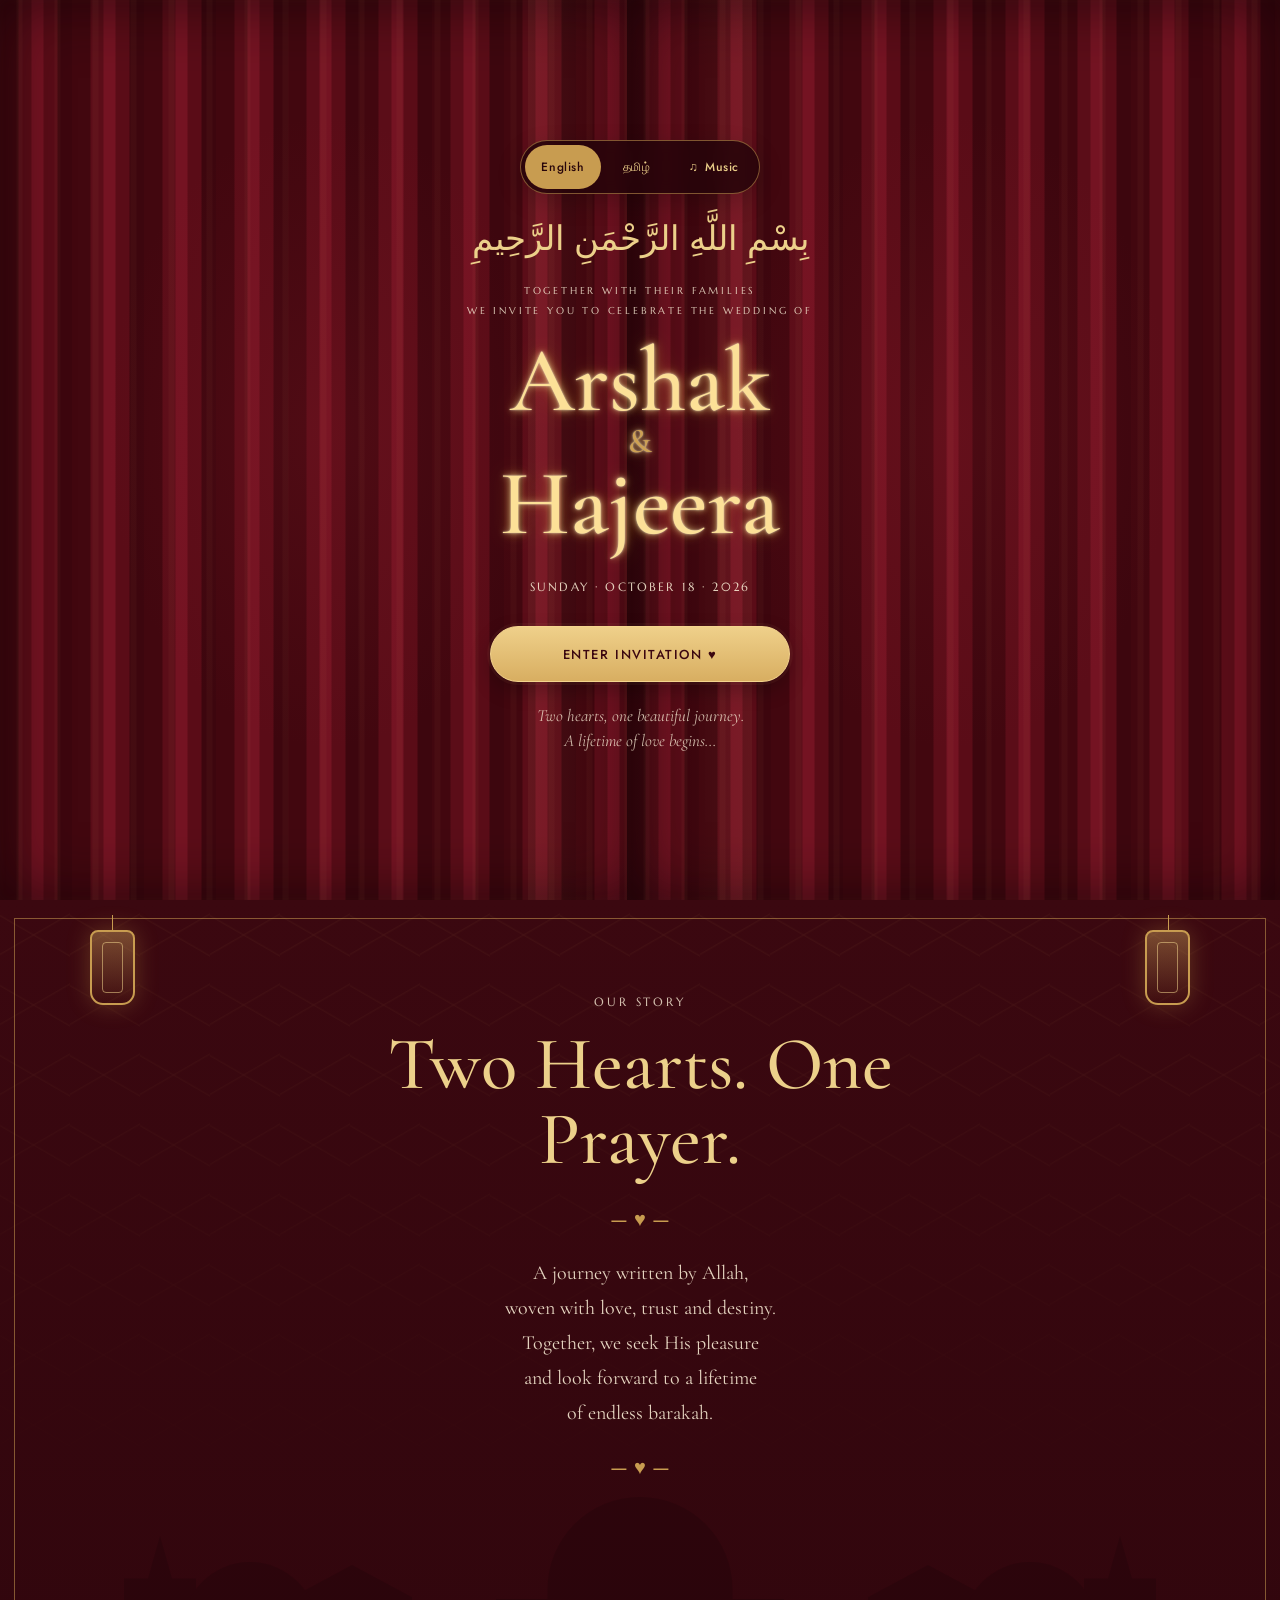
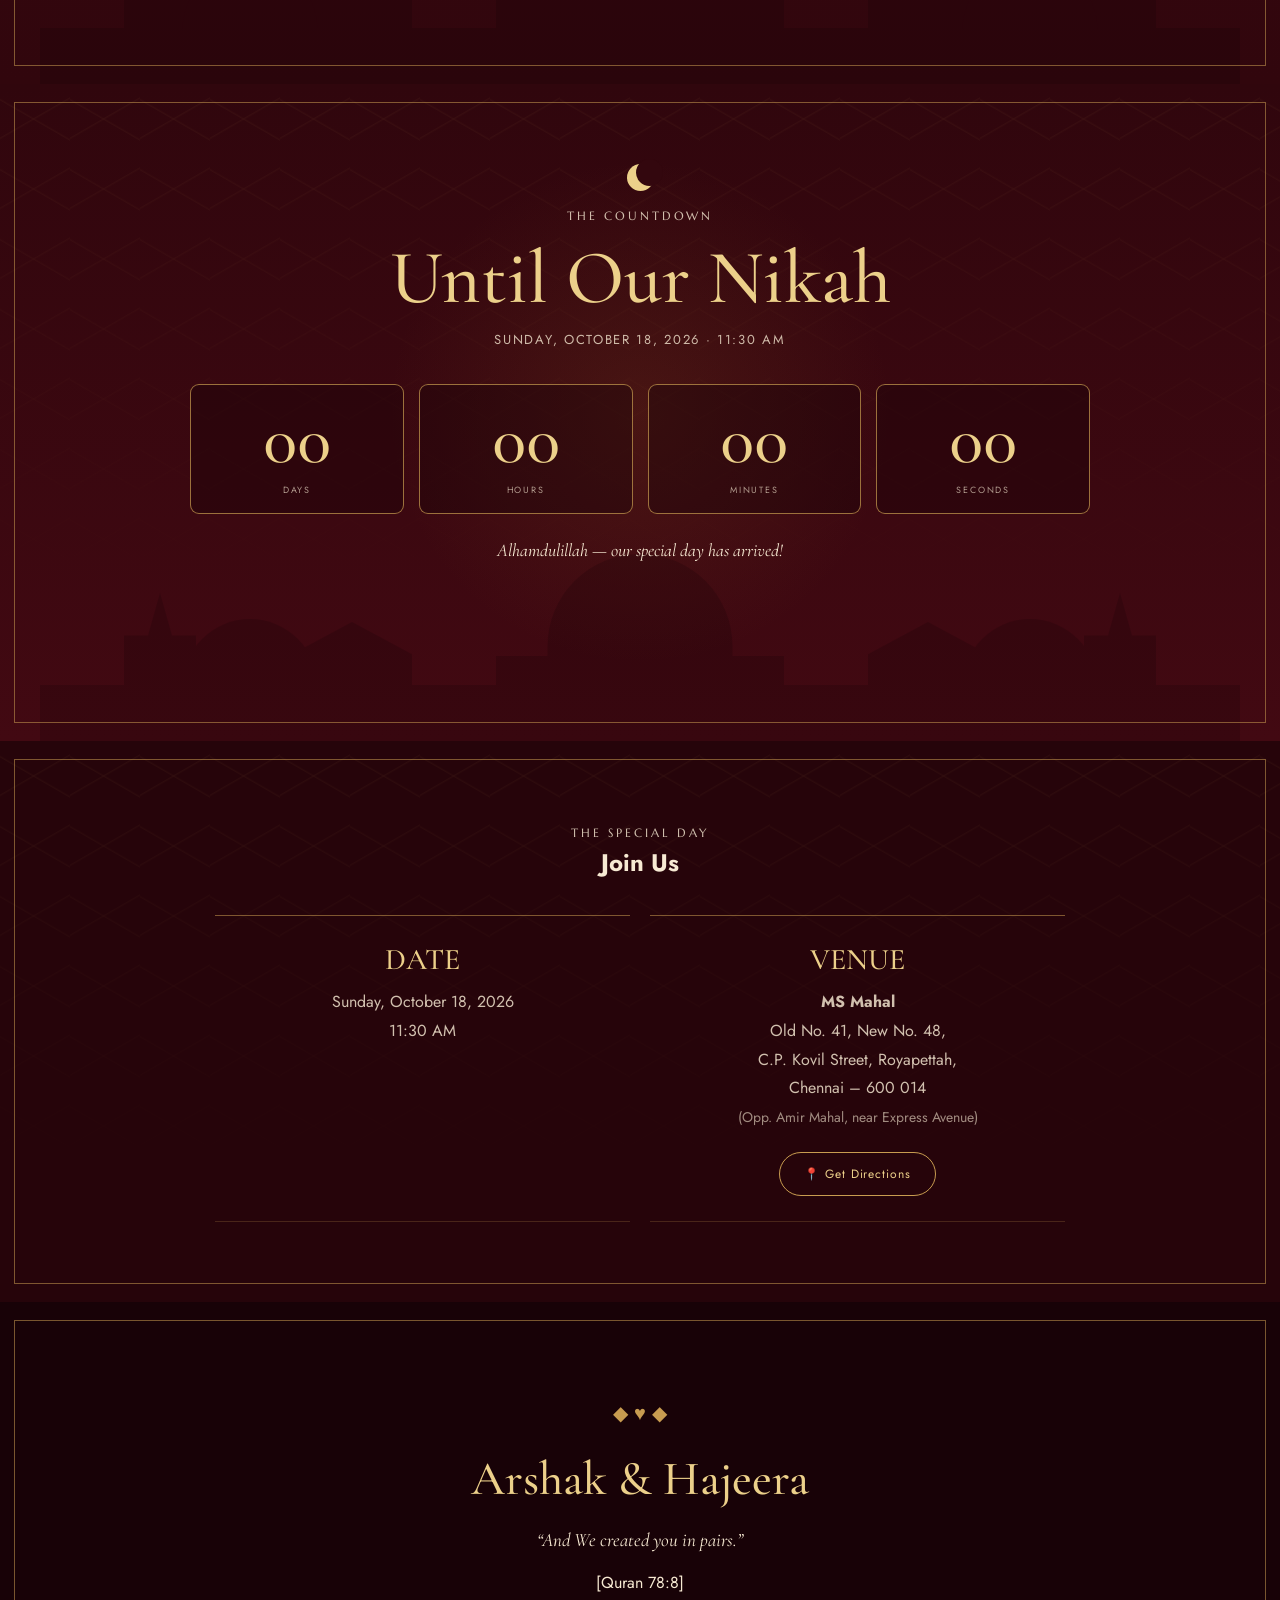
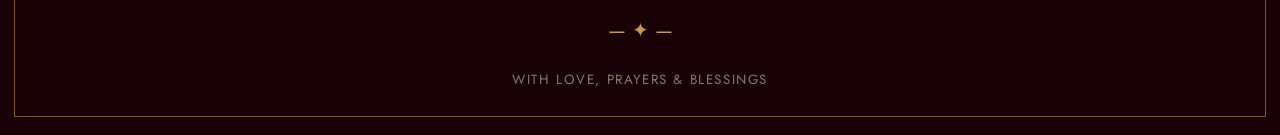
<file: index.html>
<!DOCTYPE html>
<html lang="en">
<head>
<meta charset="UTF-8">
<meta name="viewport" content="width=device-width, initial-scale=1.0">
<title>Arsh ❤️ Haji | Wedding Invitation</title>
<link rel="stylesheet" href="style.css">
</head>

<body>

<!-- Curtain opener overlay. The invitation below is unchanged. -->
<section id="curtain-opener" aria-label="Wedding invitation opening">
  <div class="curtain-panel left" aria-hidden="true"></div>
  <div class="curtain-panel right" aria-hidden="true"></div>
  <div class="curtain-particles" id="curtain-particles" aria-hidden="true"></div>
  <span class="opener-star s1" aria-hidden="true"></span>
  <span class="opener-star s2" aria-hidden="true"></span>
  <span class="opener-star s3" aria-hidden="true"></span>
  <span class="opener-star s4" aria-hidden="true"></span>
  <span class="opener-star s5" aria-hidden="true"></span>
  <div class="opener-center">

    <div class="curtain-gate-controls" aria-label="Invitation options">
      <div class="gate-language" role="group" aria-label="Language">
        <button type="button" id="gateEnglish" class="gate-option active" aria-pressed="true">English</button>
        <button type="button" id="gateTamil" class="gate-option" aria-pressed="false">தமிழ்</button>
      </div>
      <button type="button" id="gateMusic" class="gate-music"
              aria-pressed="false"
              aria-label="Play Remo music"
              title="Play music">
        <span class="gate-music-icon" aria-hidden="true">♫</span>
        <span class="gate-music-label">Music</span>
      </button>
    </div>
    <div class="opener-arabic" aria-hidden="true">بِسْمِ اللَّهِ الرَّحْمَنِ الرَّحِيمِ</div>
    <div class="opener-kicker">Together with their families<br>We invite you to celebrate the wedding of</div>
    <div class="opener-names">Arshak<div class="opener-amp">&amp;</div>Hajeera</div>
    <div class="opener-date">SUNDAY · OCTOBER 18 · 2026</div>
    <button type="button" class="enter-invitation" id="enter-invitation">ENTER INVITATION ♥</button>
    <div class="opener-note">Two hearts, one beautiful journey.<br>A lifetime of love begins...</div>
  </div>
</section>

<div class="language-switcher" aria-label="Language selection">
  <button type="button" id="langEnglish" class="active" aria-pressed="true">English</button>
  <button type="button" id="langTamil" aria-pressed="false">தமிழ்</button>
    <button type="button" id="musicToggle" class="music-toggle"
            aria-pressed="false" aria-label="Play Remo music" title="Play music">
      <span class="music-icon" aria-hidden="true">♫</span>
      <span id="musicLabel">Music</span>
    </button>
</div>
<div class="particles" id="particles" aria-hidden="true"></div>

<main class="page">

<!-- HERO / OPENING -->
<section class="section hero" id="home">
  <div class="pattern"></div>
  <div class="border"></div>
  <div class="lantern left"></div>
  <div class="lantern right"></div>
  <div class="mosque"></div>

  <div class="content">
    <div class="arabic">بِسْمِ اللَّهِ الرَّحْمَنِ الرَّحِيمِ</div>
    <div class="kicker" data-i18n="heroKicker">WITH THE BLESSINGS OF ALLAH<br>WE INVITE YOU TO CELEBRATE THE WEDDING OF</div>

    <div class="names" data-i18n="arshak">Arshak</div>
    <div class="amp">&amp;</div>
    <div class="names" data-i18n="hajeera">Hajeera</div>

    <div class="ornament">— ◆ ♥ ◆ —</div>
    <div class="hero-date" data-i18n="heroDate">SUNDAY, OCTOBER 18, 2026 · 11:30 AM</div>
    <div class="scroll" data-i18n="scroll">↓ &nbsp; SCROLL TO EXPLORE &nbsp; ↓</div>
  </div>
</section>

<!-- OUR STORY -->
<section class="section story" id="story">
  <div class="pattern"></div>
  <div class="border"></div>
  <div class="lantern left"></div>
  <div class="lantern right"></div>
  <div class="mosque"></div>

  <div class="content">
    <div class="kicker" data-i18n="storyKicker">OUR STORY</div>
    <h2 class="story-title" data-i18n="storyTitle">Two Hearts. One Prayer.</h2>
    <div class="ornament">— ♥ —</div>
    <p class="story-text" data-i18n="storyText">
      A journey written by Allah,<br>
      woven with love, trust and destiny.<br>
      Together, we seek His pleasure<br>
      and look forward to a lifetime<br>
      of endless barakah.
    </p>
    <div class="ornament">— ♥ —</div>
  </div>
</section>

<!-- COUNTDOWN -->
<section class="section countdown" id="countdown">
  <div class="pattern"></div>
  <div class="border"></div>
  <div class="mosque"></div>

  <div class="content">
    <div class="moon" aria-hidden="true"></div>
    <div class="kicker" data-i18n="countKicker">THE COUNTDOWN</div>
    <h2 class="count-title" data-i18n="countTitle">Until Our Nikah</h2>
    <div class="count-date" data-i18n="countDate">SUNDAY, OCTOBER 18, 2026 · 11:30 AM</div>

    <div class="timer" role="timer" aria-label="Countdown to the wedding">
      <div class="timer-card"><span class="number" id="days">00</span><span class="label" data-i18n="daysLabel">Days</span></div>
      <div class="timer-card"><span class="number" id="hours">00</span><span class="label" data-i18n="hoursLabel">Hours</span></div>
      <div class="timer-card"><span class="number" id="minutes">00</span><span class="label" data-i18n="minutesLabel">Minutes</span></div>
      <div class="timer-card"><span class="number" id="seconds">00</span><span class="label" data-i18n="secondsLabel">Seconds</span></div>
    </div>

    <p class="note" id="countNote" data-i18n="countNote">Counting down to the beginning of our beautiful journey together</p>
  </div>
</section>

<!-- EVENT DETAILS -->
<section class="section details" id="details">
  <div class="pattern"></div>
  <div class="border"></div>

  <div class="content">
    <div class="kicker" data-i18n="specialKicker">THE SPECIAL DAY</div>
    <h2 class="section-title" data-i18n="joinUs">Join Us</h2>

    <div class="detail-grid">
      <div class="detail">
        <h3 data-i18n="dateHeading">DATE</h3>
        <p>
          <span data-i18n="eventDate">Sunday, October 18, 2026</span><br>
          <span data-i18n="eventTime">11:30 AM</span>
        </p>
      </div>

      <div class="detail">
        <h3 data-i18n="venueHeading">VENUE</h3>
        <p>
          <strong data-i18n="venueName">MS Mahal</strong><br>
          <span data-i18n="address">Old No. 41, New No. 48,<br>
          C.P. Kovil Street, Royapettah,<br>
          Chennai – 600 014<br></span>
          <span style="font-size:14px;opacity:.72;" data-i18n="landmark">
            (Opp. Amir Mahal, near Express Avenue)
          </span>
        </p>

        <a
          href="https://www.google.com/maps/place/M+S+Mahal/@13.058919,80.2682053,960m/data=!3m2!1e3!4b1!4m6!3m5!1s0x3a5266227ebdcf03:0xaddd5a7056300a70!8m2!3d13.058919!4d80.2682053!16s%2Fg%2F11byx8q8qc?entry=ttu&g_ep=EgoyMDI2MDgzMC4wIKXMDSoASAFQAw%3D%3D"
          target="_blank"
          rel="noopener noreferrer"
          class="directions-btn"
          id="directionsBtn"
        >
          <span data-i18n="directions">📍 Get Directions</span>
        </a>
      </div>
    </div>
  </div>
</section>

<!-- FOOTER -->
<footer>
  <div class="border"></div>
  <div class="content">
    <div class="ornament">◆ ♥ ◆</div>
    <h2 data-i18n="footerNames">Arshak &amp; Hajeera</h2>
    <p class="verse" data-i18n="verse">“And We created you in pairs.”</p>
    <p>[Quran 78:8]</p>
    <div class="ornament">— ✦ —</div>
    <small data-i18n="footerSmall">WITH LOVE, PRAYERS &amp; BLESSINGS</small>
  </div>
</footer>

</main>


<script src="script.js"></script>



</body>
</html>
</file>
<file: style.css>
@import url('https://fonts.googleapis.com/css2?family=Cormorant+Garamond:wght@400;500;600&family=Jost:wght@300;400;500&family=Marcellus&family=Noto+Sans+Tamil:wght@400;500;600&display=swap');

:root {
  --bg:#26040a;
  --bg2:#3b0810;
  --gold:#c89c50;
  --gold-light:#ecd08a;
  --cream:#f7ead3;
  --line:rgba(200,156,80,.55);
}

*{box-sizing:border-box;margin:0;padding:0}
html{scroll-behavior:smooth}
body{
  background:var(--bg);
  color:var(--cream);
  font-family:'Jost',sans-serif;
  overflow-x:hidden;
}

.page{
  position:relative;
  min-height:100vh;
  overflow:hidden;
  background:
    radial-gradient(circle at 50% 20%,rgba(160,85,38,.13),transparent 25%),
    radial-gradient(circle at 50% 70%,rgba(120,35,30,.12),transparent 30%),
    linear-gradient(180deg,#240309 0%,#3b0810 45%,#26040a 100%);
}

.pattern{
  position:absolute;
  inset:0;
  pointer-events:none;
  opacity:.10;
  background-image:
    linear-gradient(30deg,transparent 48%,rgba(210,165,91,.5) 49%,transparent 51%),
    linear-gradient(150deg,transparent 48%,rgba(210,165,91,.5) 49%,transparent 51%);
  background-size:70px 70px;
  mask-image:linear-gradient(to bottom,black,transparent 82%);
}

.border{
  position:absolute;
  inset:18px 14px;
  border:1px solid var(--line);
  pointer-events:none;
  z-index:5;
}

.section{
  position:relative;
  min-height:100svh;
  overflow:hidden;
}

.content{
  position:relative;
  z-index:8;
  width:min(920px,92%);
  margin:auto;
  text-align:center;
}

.mosque{
  position:absolute;
  left:50%;
  bottom:0;
  transform:translateX(-50%);
  width:min(1200px,130vw);
  height:270px;
  opacity:.20;
  z-index:2;
  pointer-events:none;
}

.mosque::before{
  content:"";
  position:absolute;
  inset:auto 0 0;
  height:170px;
  background:#120207;
  clip-path:polygon(
    0 100%,0 67%,7% 67%,7% 38%,9% 38%,10% 13%,11% 38%,13% 38%,13% 67%,
    21% 67%,21% 49%,26% 30%,31% 49%,31% 67%,
    38% 67%,38% 50%,43% 50%,47% 30%,50% 5%,53% 30%,57% 50%,62% 50%,62% 67%,
    69% 67%,69% 49%,74% 30%,79% 49%,79% 67%,
    87% 67%,87% 38%,89% 38%,90% 13%,91% 38%,93% 38%,93% 67%,100% 67%,100% 100%
  );
}

.mosque::after{
  content:"";
  position:absolute;
  left:50%;
  bottom:62px;
  width:185px;
  height:125px;
  transform:translateX(-50%);
  border-radius:100px 100px 0 0;
  background:#120207;
  box-shadow:
    -390px 40px 0 -25px #120207,
     390px 40px 0 -25px #120207;
}

.lantern{
  position:absolute;
  top:30px;
  width:45px;
  height:75px;
  border:2px solid var(--gold);
  border-radius:8px 8px 13px 13px;
  background:linear-gradient(180deg,rgba(245,204,111,.34),rgba(111,53,17,.1));
  box-shadow:0 0 24px rgba(239,192,85,.24);
  z-index:7;
}
.lantern::before{
  content:"";
  position:absolute;
  top:-17px;left:50%;
  width:1px;height:17px;
  background:var(--gold);
}
.lantern::after{
  content:"";
  position:absolute;
  inset:10px;
  border:1px solid rgba(239,209,138,.55);
  border-radius:4px;
}
.lantern.left{left:7%}
.lantern.right{right:7%}

.hero{
  min-height:100svh;
  display:flex;
  align-items:center;
  justify-content:center;
  padding:80px 20px 120px;
}

.arabic{
  color:var(--gold-light);
  font-size:clamp(25px,4vw,39px);
  margin-bottom:28px;
}

.kicker{
  font-family:'Marcellus',serif;
  font-size:12px;
  letter-spacing:.24em;
  line-height:2;
  color:rgba(247,234,211,.82);
}

.names{
  margin-top:25px;
  font:500 clamp(65px,11vw,120px)/.83 'Cormorant Garamond',serif;
  color:#f5d993;
  text-shadow:
    0 0 5px rgba(255,247,215,.95),
    0 0 12px rgba(255,231,157,.92),
    0 0 28px rgba(255,207,104,.78),
    0 0 52px rgba(244,171,48,.55),
    0 0 85px rgba(202,111,25,.34);
  filter:brightness(1.06);
  animation:radiantNameGlow 3.2s ease-in-out infinite alternate;
}

.amp{
  font:42px 'Cormorant Garamond',serif;
  color:var(--gold);
  margin:15px 0;
}

.hero-date{
  margin-top:35px;
  font-family:'Marcellus',serif;
  font-size:14px;
  letter-spacing:.18em;
}

.ornament{
  color:var(--gold);
  font-size:20px;
  margin:22px 0;
}

.scroll{
  margin-top:42px;
  color:var(--gold);
  font-size:10px;
  letter-spacing:.22em;
}

.story{
  min-height:620px;
  display:flex;
  align-items:center;
  padding:90px 20px 180px;
  background:linear-gradient(180deg,#3b0810,#31060d);
}

.story .content{max-width:700px}

.story-title{
  margin:13px 0 28px;
  font:500 clamp(48px,8vw,75px)/1 'Cormorant Garamond',serif;
  color:var(--gold-light);
}

.story-text{
  font:400 20px/1.75 'Cormorant Garamond',serif;
  color:rgba(247,234,211,.9);
}

.countdown{
  min-height:650px;
  display:flex;
  align-items:center;
  padding:80px 20px 180px;
  background:
    radial-gradient(circle at center,rgba(170,105,40,.14),transparent 35%),
    linear-gradient(180deg,#30060d,#420912);
}

.moon{
  width:27px;height:27px;border-radius:50%;
  background:var(--gold-light);
  margin:0 auto 13px;
  position:relative;
}
.moon::after{
  content:"";
  position:absolute;
  width:27px;height:27px;
  left:9px;top:-5px;border-radius:50%;
  background:#33070e;
}

.count-title{
  font:500 clamp(46px,8vw,76px)/1 'Cormorant Garamond',serif;
  color:var(--gold-light);
  margin:12px 0 14px;
}

.count-date{
  font-size:13px;
  letter-spacing:.13em;
  opacity:.78;
  margin-bottom:35px;
}

.timer{
  display:grid;
  grid-template-columns:repeat(4,1fr);
  gap:15px;
  max-width:900px;
  margin:auto;
}

.timer-card{
  min-height:130px;
  padding:23px 10px 17px;
  border:1px solid rgba(200,156,80,.72);
  border-radius:9px;
  background:rgba(26,3,8,.38);
}

.number{
  display:block;
  font:500 clamp(47px,7vw,70px)/.9 'Cormorant Garamond',serif;
  color:var(--gold-light);
  font-variant-numeric:tabular-nums;
}

.label{
  display:block;
  margin-top:12px;
  font-size:9px;
  letter-spacing:.2em;
  text-transform:uppercase;
  opacity:.65;
}

.note{
  margin-top:25px;
  font:italic 18px 'Cormorant Garamond',serif;
}

.details{
  min-height:400px;
  padding:80px 20px;
  background:#26040a;
}

.detail-grid{
  max-width:850px;
  margin:35px auto 0;
  display:grid;
  grid-template-columns:1fr 1fr;
  gap:20px;
}

.detail{
  padding:25px;
  border-top:1px solid var(--line);
  border-bottom:1px solid rgba(200,156,80,.22);
}

.detail h3{
  color:var(--gold-light);
  font:500 30px 'Cormorant Garamond',serif;
  margin-bottom:10px;
}

.detail p{line-height:1.8;opacity:.82}

footer{
  position:relative;
  min-height:300px;
  padding:75px 20px 45px;
  text-align:center;
  background:#180207;
  overflow:hidden;
}

footer h2{
  font:500 48px 'Cormorant Garamond',serif;
  color:var(--gold-light);
}

footer .verse{
  margin:20px auto;
  max-width:600px;
  font:italic 19px 'Cormorant Garamond',serif;
}

footer small{opacity:.5;letter-spacing:.12em}

.particles{
  position:fixed;
  inset:0;
  z-index:20;
  pointer-events:none;
  overflow:hidden;
}

.particle{
  position:absolute;
  width:4px;
  height:4px;
  border-radius:50%;
  background:var(--gold-light);
  box-shadow:0 0 10px rgba(236,208,138,.72);
  opacity:0;
  animation:rise var(--d) var(--delay) linear infinite;
}

.heart-particle{
  position:absolute;
  width:12px;
  height:12px;
  opacity:0;
  transform:rotate(-45deg);
  animation:heartRise var(--d) var(--delay) ease-in-out infinite;
}

.heart-particle::before,
.heart-particle::after{
  content:"";
  position:absolute;
  width:12px;
  height:12px;
  border-radius:50%;
  background:var(--gold-light);
}

.heart-particle::before{
  top:-6px;
  left:0;
}

.heart-particle::after{
  top:0;
  left:6px;
}

.heart-particle .heart-core{
  position:absolute;
  inset:0;
  background:var(--gold-light);
  border-radius:2px;
  z-index:-1;
  box-shadow:0 0 12px rgba(236,208,138,.55);
}

@keyframes rise{
  0%{opacity:0;transform:translate3d(0,30px,0)}
  15%{opacity:.6}
  75%{opacity:.25}
  100%{opacity:0;transform:translate3d(var(--x),-180px,0)}
}


.directions-btn {
  display:inline-block;
  margin-top:20px;
  padding:12px 24px;
  border:1px solid var(--gold);
  border-radius:30px;
  color:var(--gold-light);
  background:rgba(38,4,10,.35);
  text-decoration:none;
  font-family:'Jost',sans-serif;
  font-size:12px;
  letter-spacing:.08em;
  transition:transform .3s ease, background .3s ease, color .3s ease;
}

.directions-btn:hover {
  background:var(--gold);
  color:var(--bg);
  transform:translateY(-2px);
}

.directions-btn:focus-visible {
  outline:2px solid var(--gold-light);
  outline-offset:4px;
}


@keyframes heartRise{
  0%{
    opacity:0;
    transform:translate3d(0,25px,0) rotate(-45deg) scale(.45);
  }
  15%{opacity:.58;}
  55%{opacity:.38;}
  100%{
    opacity:0;
    transform:translate3d(var(--x),-190px,0) rotate(-45deg) scale(1);
  }
}

@media(max-width:650px){
  .timer{grid-template-columns:repeat(2,1fr);gap:10px}
  .timer-card{min-height:112px}
  .detail-grid{grid-template-columns:1fr}
  .lantern{transform:scale(.75)}
  .mosque{height:190px}
  .hero{padding-top:100px}
}

@media(prefers-reduced-motion:reduce){
  .heart-particle{animation:none;opacity:.12;}

  *{scroll-behavior:auto!important}
  .particle{animation:none;opacity:.15}
}

/* English / Tamil language switcher */
.language-switcher{
  position:fixed;top:28px;left:50%;transform:translateX(-50%);
  z-index:100;display:flex;gap:0;padding:4px;
  background:rgba(38,4,10,.86);border:1px solid rgba(200,156,80,.55);
  border-radius:999px;backdrop-filter:blur(8px);box-shadow:0 8px 24px rgba(0,0,0,.2);
}
.language-switcher button{
  border:0;background:transparent;color:var(--gold-light);cursor:pointer;
  padding:8px 16px;border-radius:999px;font:500 12px 'Jost',sans-serif;
  letter-spacing:.05em;min-width:72px;
}
.language-switcher button.active{background:var(--gold);color:var(--bg);}
.language-switcher button:focus-visible{outline:2px solid var(--gold-light);outline-offset:2px}
[lang="ta"], .lang-ta{font-family:'Noto Sans Tamil','Jost',sans-serif}
@media(max-width:650px){
  .language-switcher{top:35px}
  .language-switcher button{padding:7px 12px;min-width:62px}
}
@media(prefers-reduced-motion:reduce){.language-switcher{backdrop-filter:none}}

/* Extra spacing so the English / Tamil toggle does not touch the border */
.language-controls {
  padding-left: 24px;
  padding-right: 24px;
  margin-left: 24px;
  margin-right: 24px;
}

@media (max-width: 650px) {
  .language-controls {
    padding-left: 16px;
    padding-right: 16px;
    margin-left: 16px;
    margin-right: 16px;
  }
}


/* Music control beside the English / Tamil toggle */
.music-toggle {
  min-height: 44px;
  padding: 8px 16px;
  border: 1px solid var(--line);
  border-radius: 999px;
  background: rgba(38,4,10,.72);
  color: var(--gold-light);
  cursor: pointer;
  display: inline-flex;
  align-items: center;
  justify-content: center;
  gap: 7px;
  font-family: 'Jost', sans-serif;
  font-size: 12px;
  letter-spacing: .04em;
  white-space: nowrap;
  transition: background .25s ease, transform .25s ease,
              border-color .25s ease, box-shadow .25s ease;
}
.music-toggle:hover {
  background: rgba(200,156,80,.16);
  border-color: var(--gold-light);
  transform: translateY(-1px);
}
.music-toggle:focus-visible {
  outline: 2px solid var(--gold-light);
  outline-offset: 3px;
}
.music-toggle.is-playing {
  border-color: var(--gold-light);
  background: rgba(200,156,80,.16);
  box-shadow: 0 0 18px rgba(236,208,138,.16);
}
.music-icon { font-size: 17px; line-height: 1; }

@media (max-width: 650px) {
  .music-toggle { padding: 8px 13px; }
}


/* ===== Curtain opener overlay: existing invitation remains untouched ===== */
#curtain-opener{position:fixed;inset:0;width:100%;height:100dvh;z-index:999999;overflow:hidden;background:#26040a;display:flex;align-items:center;justify-content:center;isolation:isolate}
#curtain-opener .curtain-panel{position:absolute;top:0;bottom:0;width:51%;z-index:3;background:
  radial-gradient(ellipse at 50% 48%,rgba(145,32,45,.18),transparent 48%),
  repeating-linear-gradient(90deg,
    #42070f 0 18px,
    #5b0d18 19px 31px,
    #741322 32px 43px,
    #5a0c17 44px 57px,
    #3d060e 58px 72px),
  linear-gradient(90deg,#3d060e,#68101c 42%,#4a0912);
  box-shadow:
    inset 0 0 65px rgba(18,0,5,.72),
    inset 0 0 10px rgba(255,190,105,.045);
  transition:transform 1.45s cubic-bezier(.76,0,.18,1)}
#curtain-opener .curtain-panel.left{left:0;border-right:0}
#curtain-opener .curtain-panel.right{right:0;border-left:0}
#curtain-opener .curtain-panel:before{content:"";position:absolute;inset:0;pointer-events:none;background:
  repeating-linear-gradient(90deg,transparent 0 16px,rgba(255,178,105,.045) 17px 22px,transparent 23px 38px);
  mix-blend-mode:screen;opacity:.75}
#curtain-opener .curtain-panel:after{content:"";position:absolute;top:0;bottom:0;width:125px;background:linear-gradient(90deg,rgba(255,210,145,.08),transparent 52%,rgba(0,0,0,.25));opacity:.62}
#curtain-opener .curtain-panel.left:after{right:0}
#curtain-opener .curtain-panel.right:after{left:0;transform:scaleX(-1)}
#curtain-opener .opener-center{position:relative;z-index:5;width:min(560px,82vw);padding:42px 26px 48px;text-align:center;color:var(--gold-light);background:transparent;border:0;box-shadow:none;transition:opacity .65s ease,transform .9s cubic-bezier(.76,0,.18,1),filter .65s ease}
#curtain-opener .opener-center:before{display:none}
#curtain-opener .opener-arabic{position:relative;margin-bottom:18px;font-size:clamp(23px,4vw,34px);color:var(--gold-light)}
#curtain-opener .opener-kicker{position:relative;font-family:'Marcellus',serif;font-size:10px;line-height:2;letter-spacing:.28em;color:rgba(247,234,211,.82);text-transform:uppercase}
#curtain-opener .opener-names{position:relative;margin:24px 0 20px;font:500 clamp(58px,10vw,92px)/.78 'Cormorant Garamond',serif;color:#f5d993;
  text-shadow:
    0 0 2px rgba(255,247,215,.75),
    0 0 6px rgba(255,231,157,.60),
    0 0 12px rgba(255,207,104,.42),
    0 0 22px rgba(244,171,48,.24);
  filter:brightness(1.03);
  animation:radiantNameGlow 2.8s ease-in-out infinite alternate}
#curtain-opener .opener-amp{margin:12px 0;font-size:34px;color:var(--gold)}
#curtain-opener .opener-date{position:relative;margin-top:40px;font-family:'Marcellus',serif;font-size:12px;letter-spacing:.18em;color:rgba(247,234,211,.88)}
#curtain-opener .enter-invitation{position:relative;min-width:min(300px,72vw);min-height:56px;margin-top:32px;padding:13px 28px;border:1px solid #f4d58e;border-radius:999px;background:linear-gradient(180deg,#efd08a,#d8ae61);color:#3b0710;cursor:pointer;font-family:'Jost',sans-serif;font-size:13px;font-weight:500;letter-spacing:.12em;box-shadow:0 0 0 3px rgba(236,208,138,.045),0 8px 20px rgba(0,0,0,.26);transition:transform .25s ease,filter .25s ease}
#curtain-opener .enter-invitation:hover{transform:translateY(-2px) scale(1.015);filter:brightness(1.06)}
#curtain-opener .enter-invitation:focus-visible{outline:2px solid #fff0c2;outline-offset:4px}
#curtain-opener .opener-note{position:relative;margin-top:22px;font:italic 17px/1.45 'Cormorant Garamond',serif;color:rgba(247,234,211,.78)}
#curtain-opener .opener-star{position:absolute;width:4px;height:4px;border-radius:50%;background:var(--gold-light);box-shadow:0 0 7px rgba(236,208,138,.42);animation:openerTwinkle 2.8s ease-in-out infinite}
#curtain-opener .s1{top:18%;left:18%}.s2{top:24%;right:22%;animation-delay:.8s}.s3{top:62%;left:27%;animation-delay:1.3s}.s4{top:72%;right:17%;animation-delay:.4s}.s5{top:38%;left:76%;animation-delay:1.8s}
@keyframes radiantNameGlow{
  0%{
    filter:brightness(1.01);
    text-shadow:
      0 0 2px rgba(255,247,215,.68),
      0 0 6px rgba(255,231,157,.52),
      0 0 12px rgba(255,207,104,.36),
      0 0 22px rgba(244,171,48,.20);
  }
  100%{
    filter:brightness(1.07);
    text-shadow:
      0 0 3px rgba(255,252,230,.78),
      0 0 8px rgba(255,239,181,.62),
      0 0 16px rgba(255,213,112,.44),
      0 0 28px rgba(244,171,48,.26);
  }
}

@keyframes openerTwinkle{0%,100%{opacity:.18;transform:scale(.7)}50%{opacity:.9;transform:scale(1.35)}}
#curtain-opener.is-opening .curtain-panel.left{transform:translateX(-101%)}
#curtain-opener.is-opening .curtain-panel.right{transform:translateX(101%)}
#curtain-opener.is-opening .opener-center{opacity:0;transform:scale(.96);filter:blur(4px);pointer-events:none}
#curtain-opener.is-opening{pointer-events:none}
@media(max-width:650px){#curtain-opener .opener-center{width:min(88vw,500px);padding:34px 18px 40px}#curtain-opener .opener-kicker{letter-spacing:.18em;font-size:9px}#curtain-opener .enter-invitation{min-height:54px;font-size:12px}}
@media(prefers-reduced-motion:reduce){#curtain-opener .curtain-panel,#curtain-opener .opener-center{transition-duration:.25s}#curtain-opener .opener-star{animation:none;opacity:.45}.names,#curtain-opener .opener-names{animation:none}}


/* Curtain controls use the same combined pill structure as the hero section. */
#curtain-opener .curtain-gate-controls{
  position:relative;
  z-index:8;
  display:flex;
  align-items:center;
  justify-content:center;
  width:max-content;
  max-width:100%;
  margin:0 auto 20px;
  gap:0;
  padding:4px;
  background:rgba(38,4,10,.86);
  border:1px solid rgba(200,156,80,.55);
  border-radius:999px;
  backdrop-filter:blur(8px);
  box-shadow:0 8px 24px rgba(0,0,0,.2);
}

#curtain-opener .gate-language{
  display:contents;
}

#curtain-opener .gate-option{
  border:0;
  background:transparent;
  color:var(--gold-light);
  cursor:pointer;
  padding:8px 16px;
  border-radius:999px;
  font:500 12px 'Jost',sans-serif;
  letter-spacing:.05em;
  min-width:72px;
  min-height:44px;
  transition:background .25s ease,color .25s ease;
}

#curtain-opener .gate-option.active,
#curtain-opener .gate-option:hover{
  background:var(--gold);
  color:var(--bg);
}

#curtain-opener .gate-music{
  min-height:44px;
  padding:8px 16px;
  border:0;
  border-radius:999px;
  background:transparent;
  color:var(--gold-light);
  cursor:pointer;
  display:inline-flex;
  align-items:center;
  justify-content:center;
  gap:7px;
  font:500 12px 'Jost',sans-serif;
  letter-spacing:.04em;
  white-space:nowrap;
  transition:background .25s ease,color .25s ease,transform .25s ease;
}

#curtain-opener .gate-music:hover{
  background:rgba(200,156,80,.16);
  transform:translateY(-1px);
}

#curtain-opener .gate-music.is-playing{
  background:rgba(200,156,80,.16);
  box-shadow:0 0 18px rgba(236,208,138,.16);
}

#curtain-opener .gate-option:focus-visible,
#curtain-opener .gate-music:focus-visible{
  outline:2px solid var(--gold-light);
  outline-offset:3px;
}

#curtain-opener.is-opening .curtain-gate-controls{
  opacity:0;
  transition:opacity .35s ease;
}

@media(max-width:650px){
  #curtain-opener .curtain-gate-controls{
    margin-bottom:16px;
    padding:4px;
  }
  #curtain-opener .gate-option{
    padding:7px 12px;
    min-width:62px;
    min-height:40px;
  }
  #curtain-opener .gate-music{
    min-height:40px;
    padding:7px 12px;
  }
}


/* Keep the normal page controls behind the curtain until the invitation opens. */
body:has(#curtain-opener) > .language-switcher {
  visibility: hidden;
  pointer-events: none;
}


/* ============================================================
   Curtain particle effect
   Lightweight dots + hearts visible only on the curtain opener.
   ============================================================ */
#curtain-opener .curtain-particles{
  position:absolute;
  inset:0;
  z-index:4;
  pointer-events:none;
  overflow:hidden;
}

#curtain-opener .curtain-particle{
  position:absolute;
  width:3px;
  height:3px;
  border-radius:50%;
  background:var(--gold-light);
  box-shadow:0 0 9px rgba(236,208,138,.72);
  opacity:0;
  animation:curtainParticleRise var(--cp-duration) var(--cp-delay) ease-in-out infinite;
}

#curtain-opener .curtain-heart{
  position:absolute;
  width:9px;
  height:9px;
  opacity:0;
  transform:rotate(-45deg);
  animation:curtainHeartRise var(--cp-duration) var(--cp-delay) ease-in-out infinite;
}

#curtain-opener .curtain-heart::before,
#curtain-opener .curtain-heart::after{
  content:"";
  position:absolute;
  width:9px;
  height:9px;
  border-radius:50%;
  background:var(--gold-light);
}

#curtain-opener .curtain-heart::before{
  top:-4.5px;
  left:0;
}

#curtain-opener .curtain-heart::after{
  top:0;
  left:4.5px;
}

#curtain-opener .curtain-heart-core{
  position:absolute;
  inset:0;
  background:var(--gold-light);
  border-radius:2px;
  z-index:-1;
  box-shadow:0 0 11px rgba(236,208,138,.55);
}

@keyframes curtainParticleRise{
  0%{
    opacity:0;
    transform:translate3d(0,24px,0) scale(.65);
  }
  18%{opacity:.65}
  65%{opacity:.28}
  100%{
    opacity:0;
    transform:translate3d(var(--cp-x),-150px,0) scale(1);
  }
}

@keyframes curtainHeartRise{
  0%{
    opacity:0;
    transform:translate3d(0,25px,0) rotate(-45deg) scale(.45);
  }
  18%{opacity:.58}
  55%{opacity:.35}
  100%{
    opacity:0;
    transform:translate3d(var(--cp-x),-175px,0) rotate(-45deg) scale(1);
  }
}

#curtain-opener.is-opening .curtain-particles{
  opacity:0;
  transition:opacity .55s ease;
}

@media(prefers-reduced-motion:reduce){
  #curtain-opener .curtain-particle,
  #curtain-opener .curtain-heart{
    animation:none;
    opacity:.28;
  }
  #curtain-opener .curtain-particles{
    transition:none;
  }
}
</file>
